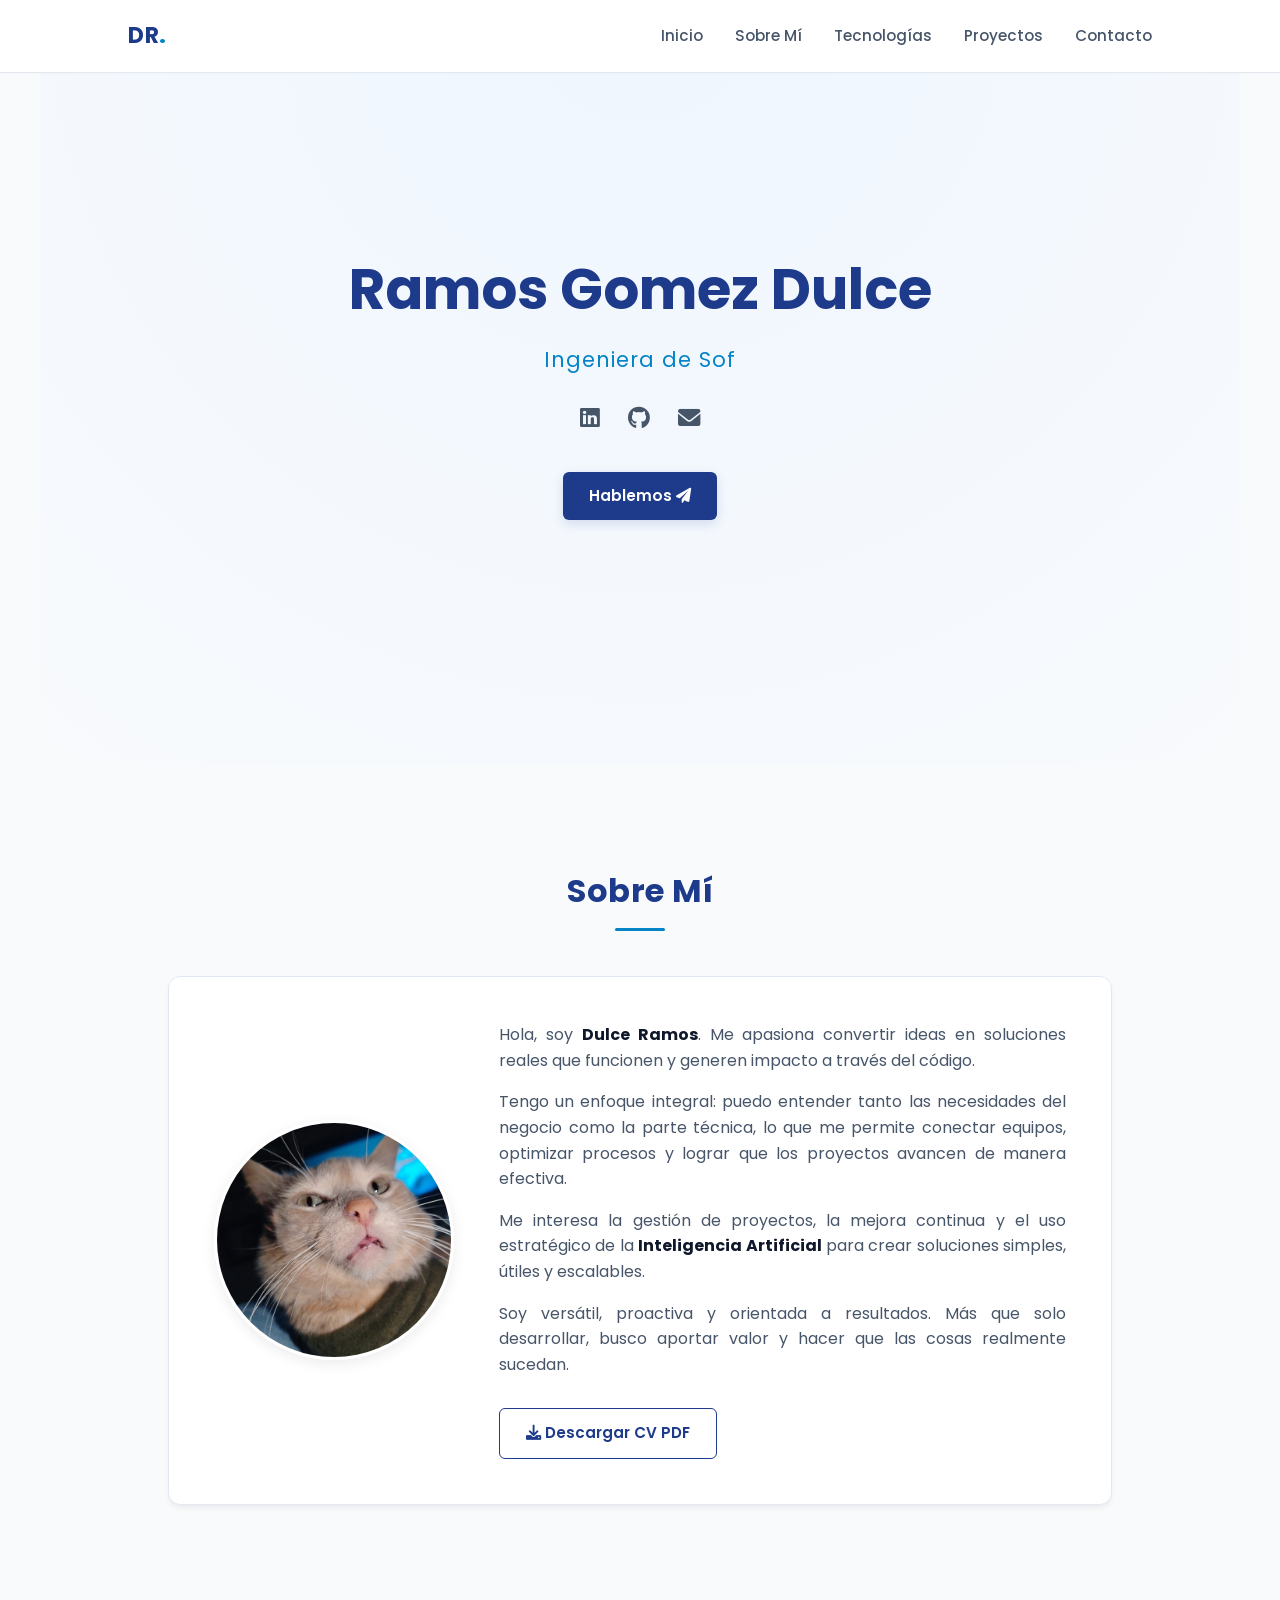
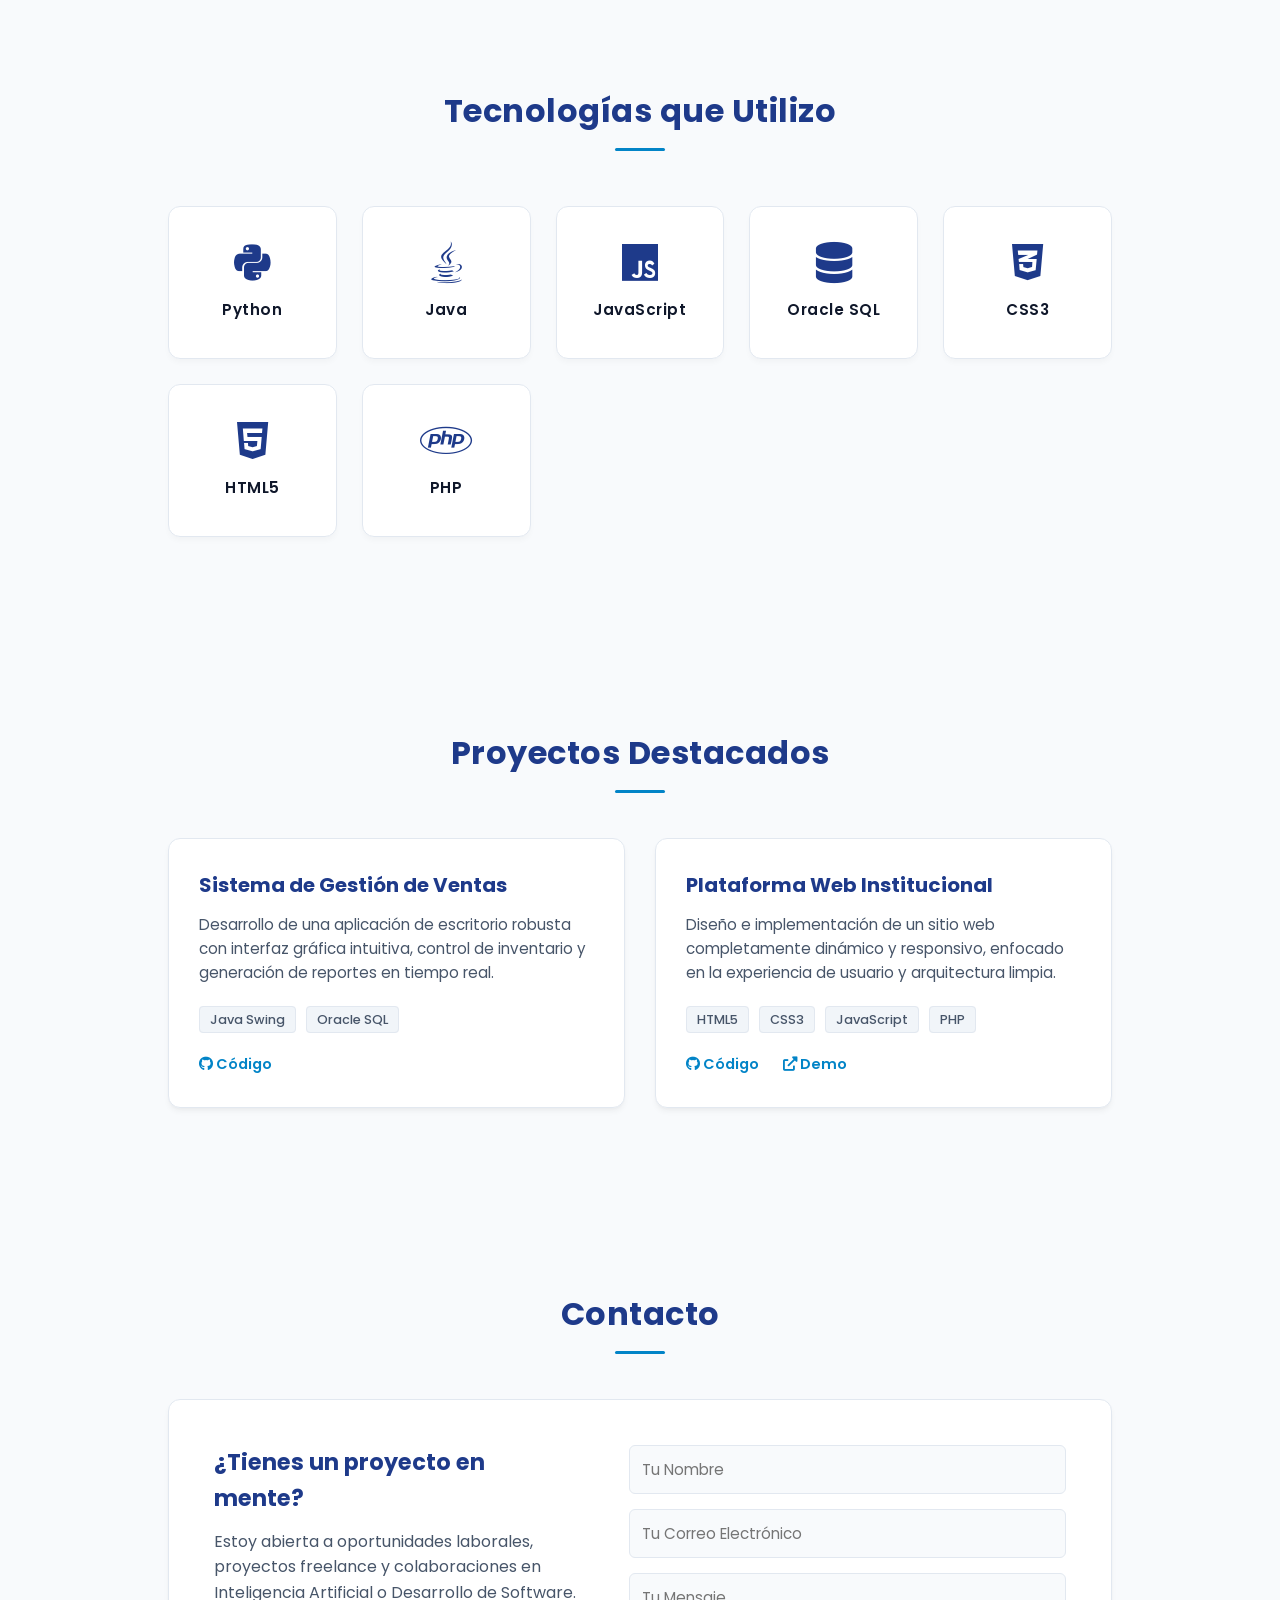
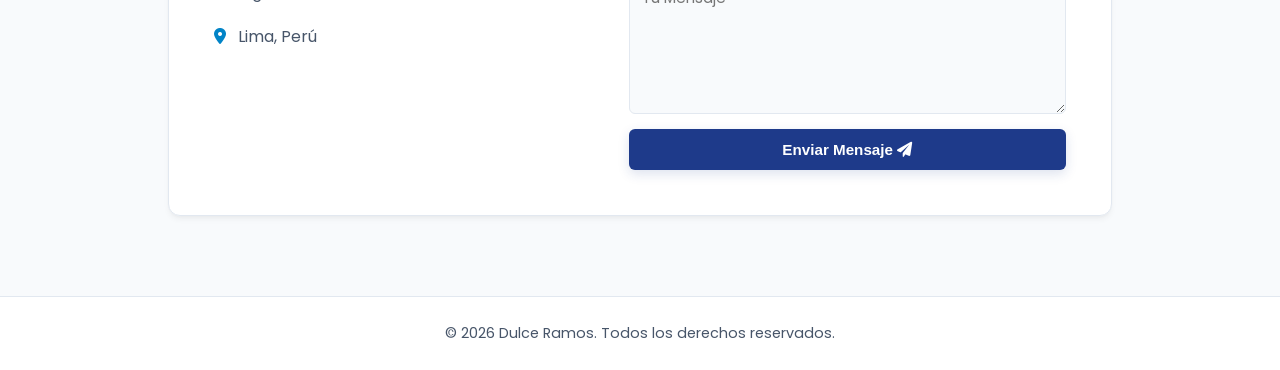
<file: index.html>
<!doctype html>
<html lang="es">
  <head>
    <meta charset="UTF-8" />
    <meta name="viewport" content="width=device-width, initial-scale=1.0" />
    <title>Dulce Ramos | Ingeniera de Software e IA</title>

    <link
      rel="stylesheet"
      href="https://cdnjs.cloudflare.com/ajax/libs/font-awesome/6.0.0/css/all.min.css"
    />
    <link rel="preconnect" href="https://fonts.googleapis.com" />
    <link rel="preconnect" href="https://fonts.gstatic.com" crossorigin />
    <link
      href="https://fonts.googleapis.com/css2?family=Poppins:wght@300;400;600;700&display=swap"
      rel="stylesheet"
    />

    <link rel="stylesheet" href="CSS/estilo.css" />
  </head>
  <body>
    <canvas id="matrix"></canvas>
    <div class="overlay"></div>

    <header class="navbar">
      <div class="logo">DR<span>.</span></div>
      <nav>
        <a href="#home">Inicio</a>
        <a href="#sobre-mi">Sobre Mí</a>
        <a href="#tecnologias">Tecnologías</a>
        <a href="#proyectos">Proyectos</a>
        <a href="#contacto">Contacto</a>
      </nav>
    </header>

    <section id="home" class="hero">
      <div class="contenido-hero">
        <h1>Ramos Gomez Dulce</h1>
        <p class="subtitulo">Ingeniera de Software & Estudiante de IA</p>
        <div class="social-icons">
          <a href="https://linkedin.com/in/dulce-ramos-gomez-32b505404" target="_blank"
            ><i class="fab fa-linkedin"></i
          ></a>
          <a href="https://github.com/mariel-07" target="_blank"
            ><i class="fab fa-github"></i
          ></a>
          <a href="dulmariel7@email.com"
            ><i class="fas fa-envelope"></i
          ></a>
        </div>
        <a href="#contacto" class="btn-principal"
          >Hablemos <i class="fas fa-paper-plane"></i
        ></a>
      </div>
    </section>

    <section id="sobre-mi" class="sobre-mi">
      <h2>Sobre Mí</h2>
      <div class="linea"></div>

      <div class="card">
        <div class="img-box">
          <img src="IMAGENES/winki.jpeg" alt="Foto de Dulce Ramos" />
        </div>

        <div class="texto-box">
          <p>
            Hola, soy <strong>Dulce Ramos</strong>. Me apasiona convertir ideas
            en soluciones reales que funcionen y generen impacto a través del
            código.
          </p>
          <p>
            Tengo un enfoque integral: puedo entender tanto las necesidades del
            negocio como la parte técnica, lo que me permite conectar equipos,
            optimizar procesos y lograr que los proyectos avancen de manera
            efectiva.
          </p>
          <p>
            Me interesa la gestión de proyectos, la mejora continua y el uso
            estratégico de la <strong>Inteligencia Artificial</strong> para
            crear soluciones simples, útiles y escalables.
          </p>
          <p>
            Soy versátil, proactiva y orientada a resultados. Más que solo
            desarrollar, busco aportar valor y hacer que las cosas realmente
            sucedan.
          </p>

          <a href="archivos/cv-dulce-ramos.pdf" download class="btn-secundario"
            ><i class="fas fa-download"></i> Descargar CV PDF</a
          >
        </div>
      </div>
    </section>

    <section id="tecnologias" class="tecnologias">
      <h2>Tecnologías que Utilizo</h2>
      <div class="linea"></div>

      <div class="tech-container">
        <div class="tech-card" data-tech="Python">
          <i class="fab fa-python"></i>
          <span>Python</span>
        </div>
        <div class="tech-card" data-tech="Java">
          <i class="fab fa-java"></i>
          <span>Java</span>
        </div>
        <div class="tech-card" data-tech="JavaScript">
          <i class="fab fa-js"></i>
          <span>JavaScript</span>
        </div>
        <div class="tech-card" data-tech="Oracle SQL">
          <i class="fas fa-database"></i>
          <span>Oracle SQL</span>
        </div>
        <div class="tech-card" data-tech="CSS3">
          <i class="fab fa-css3-alt"></i>
          <span>CSS3</span>
        </div>
        <div class="tech-card" data-tech="HTML5">
          <i class="fab fa-html5"></i>
          <span>HTML5</span>
        </div>
        <div class="tech-card">
          <i class="fab fa-php"></i>
          <span>PHP</span>
        </div>
      </div>
    </section>

    <section id="proyectos" class="proyectos">
      <h2>Proyectos Destacados</h2>
      <div class="linea"></div>

      <div class="proyectos-container">
        <div class="proyecto-card">
          <div class="proyecto-info">
            <h3>Sistema de Gestión de Ventas</h3>
            <p>
              Desarrollo de una aplicación de escritorio robusta con interfaz
              gráfica intuitiva, control de inventario y generación de reportes
              en tiempo real.
            </p>
            <div class="proyecto-tags">
              <span>Java Swing</span>
              <span>Oracle SQL</span>
            </div>
            <div class="proyecto-links">
              <a href="#" target="_blank"
                ><i class="fab fa-github"></i> Código</a
              >
            </div>
          </div>
        </div>

        <div class="proyecto-card">
          <div class="proyecto-info">
            <h3>Plataforma Web Institucional</h3>
            <p>
              Diseño e implementación de un sitio web completamente dinámico y
              responsivo, enfocado en la experiencia de usuario y arquitectura
              limpia.
            </p>
            <div class="proyecto-tags">
              <span>HTML5</span>
              <span>CSS3</span>
              <span>JavaScript</span>
              <span>PHP</span>
            </div>
            <div class="proyecto-links">
              <a href="#" target="_blank"
                ><i class="fab fa-github"></i> Código</a
              >
              <a href="#" target="_blank"
                ><i class="fas fa-external-link-alt"></i> Demo</a
              >
            </div>
          </div>
        </div>
      </div>
    </section>

    <section id="contacto" class="contacto">
      <h2>Contacto</h2>
      <div class="linea"></div>

      <div class="contacto-wrapper">
        <div class="contacto-info">
          <h3>¿Tienes un proyecto en mente?</h3>
          <p>
            Estoy abierta a oportunidades laborales, proyectos freelance y
            colaboraciones en Inteligencia Artificial o Desarrollo de Software.
          </p>
          <p><i class="fas fa-map-marker-alt"></i> Lima, Perú</p>
        </div>

        <form class="contacto-form">
          <input type="text" placeholder="Tu Nombre" required />
          <input type="email" placeholder="Tu Correo Electrónico" required />
          <textarea placeholder="Tu Mensaje" rows="5" required></textarea>
          <button type="submit" class="btn-principal">
            Enviar Mensaje <i class="fas fa-paper-plane"></i>
          </button>
        </form>
      </div>
    </section>

    <footer>
      <p>&copy; 2026 Dulce Ramos. Todos los derechos reservados.</p>
    </footer>

    <script src="JS/script.js"></script>
  </body>
</html>
</file>
<file: CSS/estilo.css>
/* ==========================================================================
   1. VARIABLES Y CONFIGURACIÓN BASE (Estilo Ejecutivo / Corporativo)
   ========================================================================== */
:root {
    --color-fondo: #f8fafc;        /* Gris ultra-claro, limpio y moderno */
    --color-tarjeta: #ffffff;      /* Blanco puro para destacar el contenido */
    --color-borde: #e2e8f0;        /* Borde sutil y elegante */
    --color-primario: #1e3a8a;     /* Azul Marino Ejecutivo (Transmite confianza y seriedad) */
    --color-secundario: #0284c7;   /* Azul Corporativo Brillante para acentos */
    --color-texto-principal: #0f172a; /* Gris casi negro para máxima legibilidad */
    --color-texto-mutado: #475569;    /* Gris medio para descripciones */
    --fuente-principal: 'Poppins', sans-serif;
    --sombra-suave: 0 4px 6px -1px rgba(0, 0, 0, 0.05), 0 2px 4px -1px rgba(0, 0, 0, 0.03);
    --sombra-tarjeta: 0 10px 25px -5px rgba(0, 0, 0, 0.05), 0 8px 10px -6px rgba(0, 0, 0, 0.05);
    --transicion: all 0.25s ease-in-out;
}

* {
    margin: 0;
    padding: 0;
    box-sizing: border-box;
}

html {
    scroll-behavior: smooth;
}

body {
    background-color: var(--color-fondo);
    color: var(--color-texto-principal);
    font-family: var(--fuente-principal);
    line-height: 1.6;
    overflow-x: hidden;
}

/* Eliminamos los efectos Matrix visualmente */
#matrix {
    display: none; 
}

.overlay {
    position: fixed;
    top: 0;
    left: 0;
    width: 100vw;
    height: 100vh;
    background: transparent;
    z-index: -1;
}

/* ==========================================================================
   2. COMPONENTES REUTILIZABLES (Estructura Limpia)
   ========================================================================== */
section {
    padding: 100px 10% 80px 10%;
    max-width: 1200px;
    margin: 0 auto;
}

h2 {
    font-size: 2rem;
    font-weight: 700;
    text-align: center;
    letter-spacing: 0.5px;
    color: var(--color-primario);
}

.linea {
    width: 50px;
    height: 3px;
    background-color: var(--color-secundario);
    margin: 12px auto 45px auto;
    border-radius: 2px;
}

/* Botones Corporativos */
.btn-principal, .btn-secundario {
    display: inline-block;
    padding: 12px 26px;
    border-radius: 6px;
    font-weight: 600;
    font-size: 0.95rem;
    text-decoration: none;
    cursor: pointer;
    transition: var(--transicion);
}

.btn-principal {
    background-color: var(--color-primario);
    color: #ffffff;
    border: none;
    box-shadow: 0 4px 12px rgba(30, 58, 138, 0.15);
}

.btn-principal:hover {
    background-color: #172554;
    transform: translateY(-2px);
    box-shadow: 0 6px 16px rgba(30, 58, 138, 0.25);
}

.btn-secundario {
    background-color: transparent;
    color: var(--color-primario);
    border: 1px solid var(--color-primario);
    margin-top: 15px;
}

.btn-secundario:hover {
    background-color: rgba(30, 58, 138, 0.04);
    transform: translateY(-2px);
}

/* ==========================================================================
   3. BARRA DE NAVEGACIÓN (Elegante y Fija)
   ========================================================================== */
.navbar {
    position: fixed;
    top: 0;
    left: 0;
    width: 100%;
    display: flex;
    justify-content: space-between;
    align-items: center;
    padding: 18px 10%;
    background-color: rgba(255, 255, 255, 0.95);
    backdrop-filter: blur(8px);
    border-bottom: 1px solid var(--color-borde);
    z-index: 1000;
    box-shadow: 0 1px 3px rgba(0, 0, 0, 0.02);
}

.navbar .logo {
    font-size: 1.4rem;
    font-weight: 700;
    color: var(--color-primario);
    letter-spacing: 0.5px;
}

.navbar .logo span {
    color: var(--color-secundario);
}

.navbar nav a {
    color: var(--color-texto-mutado);
    text-decoration: none;
    margin-left: 28px;
    font-size: 0.95rem;
    font-weight: 500;
    transition: var(--transicion);
}

.navbar nav a:hover {
    color: var(--color-primario);
}

/* ==========================================================================
   4. SECCIÓN INICIO (Estilo Portada Profesional)
   ========================================================================== */
.hero {
    height: 85vh;
    display: flex;
    align-items: center;
    justify-content: center;
    text-align: center;
    background: radial-gradient(circle at top, #eff6ff 0%, var(--color-fondo) 100%);
    padding-top: 80px;
}

.contenido-hero h1 {
    font-size: 3.5rem;
    font-weight: 700;
    color: var(--color-primario);
    margin-bottom: 8px;
}

.contenido-hero .subtitulo {
    font-size: 1.3rem;
    color: var(--color-secundario);
    font-weight: 400;
    margin-bottom: 25px;
    letter-spacing: 1px;
}

.social-icons {
    margin-bottom: 35px;
}

.social-icons a {
    color: var(--color-texto-mutado);
    font-size: 1.4rem;
    margin: 0 12px;
    transition: var(--transicion);
}

.social-icons a:hover {
    color: var(--color-primario);
    transform: translateY(-2px);
}

/* ==========================================================================
   5. SECCIÓN SOBRE MÍ
   ========================================================================== */
.sobre-mi .card {
    background-color: var(--color-tarjeta);
    border: 1px solid var(--color-borde);
    border-radius: 12px;
    padding: 45px;
    display: flex;
    gap: 45px;
    align-items: center;
    box-shadow: var(--sombra-suave);
}

.img-box {
    flex: 1;
    max-width: 240px;
    aspect-ratio: 1 / 1;
    border-radius: 50%; /* Foto en círculo, mucho más formal corporativo */
    overflow: hidden;
    border: 3px solid #ffffff;
    box-shadow: 0 4px 14px rgba(0, 0, 0, 0.08);
}

.img-box img {
    width: 100%;
    height: 100%;
    object-fit: cover;
}

.texto-box {
    flex: 2;
}

.texto-box p {
    margin-bottom: 16px;
    color: var(--color-texto-mutado);
    font-size: 1rem;
    text-align: justify;
}

.texto-box strong {
    color: var(--color-texto-principal);
}

/* ==========================================================================
   6. SECCIÓN TECNOLOGÍAS (Limpio y Uniforme)
   ========================================================================== */
/* ==========================================================================
   6. SECCIÓN TECNOLOGÍAS (Estilo Premium 3D)
   ========================================================================== */
.tecnologias {
    perspective: 1000px; /* Habilita el espacio 3D para las tarjetas */
}

.tech-container {
    display: grid;
    grid-template-columns: repeat(auto-fit, minmax(160px, 1fr));
    gap: 25px; /* Un poco más de espacio entre tarjetas */
    padding: 10px 0;
}

.tech-card {
    background-color: var(--color-tarjeta);
    border: 1px solid var(--color-borde);
    padding: 35px 20px;
    border-radius: 12px;
    text-align: center;
    box-shadow: 0 4px 6px -1px rgba(0, 0, 0, 0.03);
    
    /* Propiedades clave para el efecto 3D con JS */
    transform-style: preserve-3d;
    transform: perspective(1000px) rotateX(0deg) rotateY(0deg) scale3d(1, 1, 1);
    transition: transform 0.1s ease, box-shadow 0.3s ease, border-color 0.3s ease;
    cursor: default;
}

.tech-card i {
    font-size: 2.6rem; /* Iconos ligeramente más imponentes */
    margin-bottom: 15px;
    color: var(--color-primario); 
    transition: transform 0.3s ease, color 0.3s ease;
    
    /* Hace que el icono "salte" visualmente hacia el usuario en el eje Z */
    transform: translateZ(30px); 
}

.tech-card span {
    display: block;
    font-size: 0.95rem;
    font-weight: 600;
    color: var(--color-texto-principal);
    letter-spacing: 0.5px;
    
    /* El texto también tiene profundidad */
    transform: translateZ(20px);
}

/* Efectos cuando el mouse está encima (Interactuando con el JS) */
.tech-card:hover {
    border-color: rgba(2, 132, 199, 0.4); /* Brillo azul corporativo sutil */
    box-shadow: 0 20px 35px -10px rgba(2, 132, 199, 0.12), 0 10px 15px -5px rgba(0, 0, 0, 0.05);
}

.tech-card:hover i {
    color: var(--color-secundario);
}
/* ==========================================================================
   7. SECCIÓN PROYECTOS (Layout de Portafolio Ejecutivo)
   ========================================================================== */
.proyectos-container {
    display: grid;
    grid-template-columns: repeat(auto-fit, minmax(350px, 1fr));
    gap: 30px;
}

.proyecto-card {
    background-color: var(--color-tarjeta);
    border: 1px solid var(--color-borde);
    border-radius: 12px;
    padding: 30px;
    box-shadow: var(--sombra-suave);
    transition: var(--transicion);
    display: flex;
    flex-direction: column;
    justify-content: space-between;
}

.proyecto-card:hover {
    transform: translateY(-4px);
    box-shadow: var(--sombra-tarjeta);
    border-color: var(--color-borde);
}

.proyecto-info h3 {
    font-size: 1.25rem;
    color: var(--color-primario);
    margin-bottom: 12px;
}

.proyecto-info p {
    color: var(--color-texto-mutado);
    font-size: 0.95rem;
    margin-bottom: 20px;
}

.proyecto-tags {
    margin-bottom: 20px;
}

.proyecto-tags span {
    background-color: #f1f5f9;
    border: 1px solid #e2e8f0;
    padding: 4px 10px;
    border-radius: 4px;
    font-size: 0.8rem;
    color: var(--color-texto-mutado);
    margin-right: 6px;
    font-weight: 500;
}

.proyecto-links a {
    color: var(--color-secundario);
    text-decoration: none;
    margin-right: 20px;
    font-size: 0.9rem;
    font-weight: 600;
    transition: var(--transicion);
}

.proyecto-links a:hover {
    color: var(--color-primario);
}

/* ==========================================================================
   8. SECCIÓN CONTACTO Y FOOTER
   ========================================================================== */
.contacto-wrapper {
    display: grid;
    grid-template-columns: 1fr 1.2fr;
    gap: 50px;
    background-color: var(--color-tarjeta);
    border: 1px solid var(--color-borde);
    padding: 45px;
    border-radius: 12px;
    box-shadow: var(--sombra-suave);
}

.contacto-info h3 {
    font-size: 1.4rem;
    color: var(--color-primario);
    margin-bottom: 12px;
}

.contacto-info p {
    color: var(--color-texto-mutado);
    margin-bottom: 18px;
}

.contacto-info i {
    color: var(--color-secundario);
    margin-right: 8px;
}

.contacto-form {
    display: flex;
    flex-direction: column;
    gap: 15px;
}

.contacto-form input, .contacto-form textarea {
    background-color: #f8fafc;
    border: 1px solid var(--color-borde);
    padding: 12px;
    border-radius: 6px;
    color: var(--color-texto-principal);
    font-family: var(--fuente-principal);
    font-size: 0.95rem;
    transition: var(--transicion);
}

.contacto-form input:focus, .contacto-form textarea:focus {
    outline: none;
    border-color: var(--color-secundario);
    background-color: #ffffff;
    box-shadow: 0 0 0 3px rgba(2, 132, 199, 0.1);
}

footer {
    text-align: center;
    padding: 25px;
    border-top: 1px solid var(--color-borde);
    color: var(--color-texto-mutado);
    font-size: 0.9rem;
    background-color: #ffffff;
}

/* ==========================================================================
   9. RESPONSIVE DESIGN
   ========================================================================== */
@media (max-width: 968px) {
    .sobre-mi .card {
        flex-direction: column;
        text-align: center;
        padding: 30px;
    }
    .contacto-wrapper {
        grid-template-columns: 1fr;
        gap: 35px;
        padding: 30px;
    }
}

@media (max-width: 768px) {
    section {
        padding: 70px 5% 50px 5%;
    }
    .navbar nav {
        display: none; 
    }
    .contenido-hero h1 {
        font-size: 2.4rem;
    }
}
</file>
